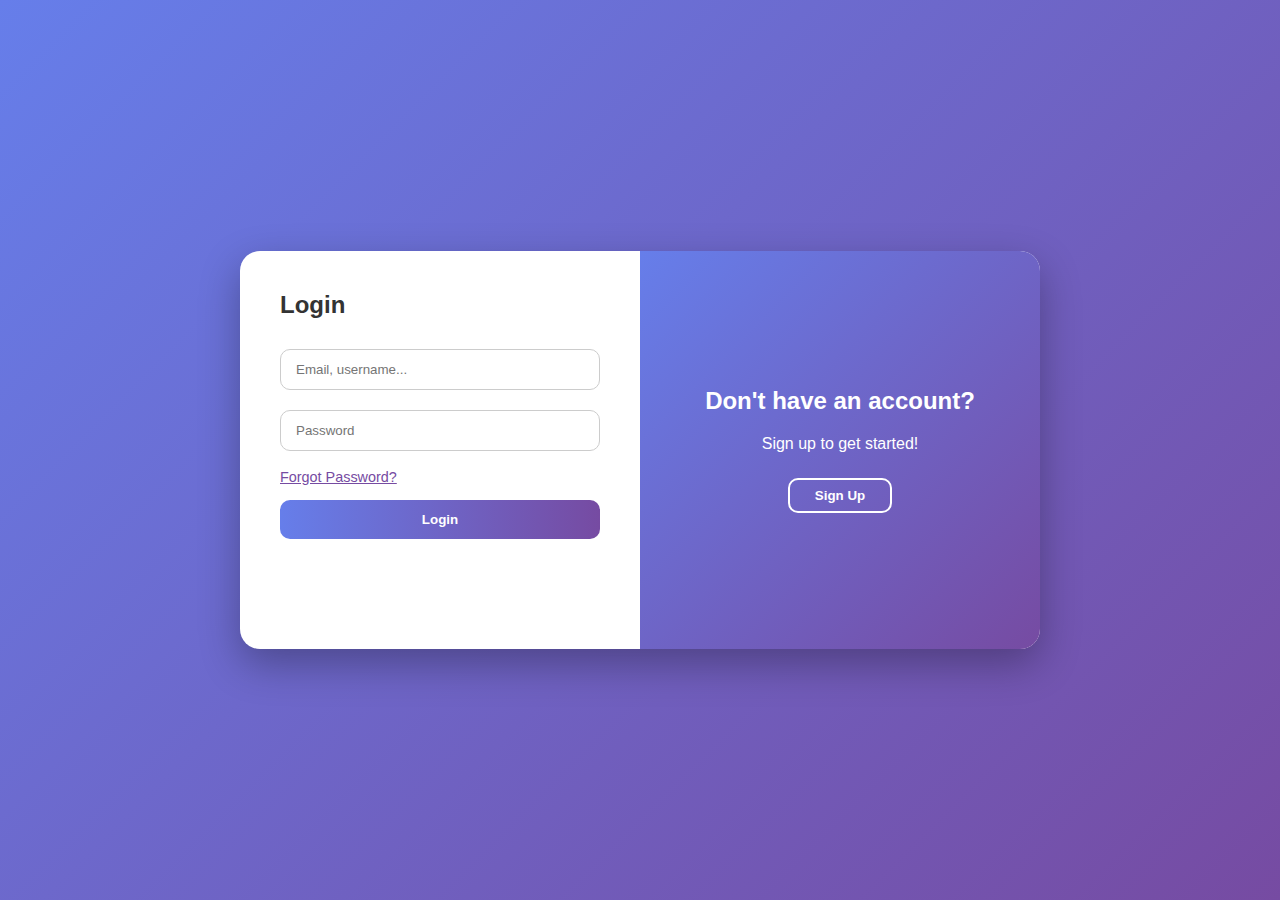
<file: index.html>
<!DOCTYPE html>
<html lang="en">
<head>
    <meta charset="UTF-8">
    <meta name="viewport" content="width=device-width, initial-scale=1.0">
    <title>Login & Sign Up</title>
    <link rel="stylesheet" href="style.css">
</head>
<body>

    <div class="wrapper" id="formWrapper">

        <!-- Login Form -->
        <div class="form-container login">
            <h2>Login</h2>
            <form>
                <input type="email" placeholder="Email, username..." required />
                <input type="password" placeholder="Password" required />
                <div class="forgot-password" tabindex="0">Forgot Password?</div>
                <button type="submit" class="submit-btn">Login</button>
                <div class="social-login">
                    <div class="social-btn google" title="Sign up with Google" role="button" tabindex="0">
                        <svg viewBox="0 0 24 24"></svg>
                    </div>
                    <div class="social-btn facebook" title="Sign up with Facebook" role="button" tabindex="0">
                        <svg viewBox="0 0 24 24"></svg>
                    </div>
                    <div class="social-btn github" title="Sign up with GitHub" role="button" tabindex="0">
                        <svg viewBox="0 0 24 24"></svg>
                    </div>
                    <div class="social-btn x" title="Sign up with Twitter" role="button" tabindex="0">
                        <svg viewBox="0 0 24 24"></svg>
                    </div>
                </div>
            </form>
        </div>

        <!-- Sign Up Form -->
        <div class="form-container signup" style="display: none;">
            <h2>Sign Up</h2>
            <form>
                <input type="text" placeholder="Username" required />
                <input type="email" placeholder="Email" required />
                <input type="password" placeholder="Password" required />
                <input type="password" placeholder="Confirm password" required />
                <label class="accept-terms">
                    <input type="checkbox" required /> I accept the terms & conditions
                </label>
                <button type="submit" class="submit-btn">Sign Up</button>
                <div class="social-login">
                    <div class="social-btn google" title="Sign up with Google" role="button" tabindex="0">
                        <svg viewBox="0 0 24 24"></svg>
                    </div>
                    <div class="social-btn facebook" title="Sign up with Facebook" role="button" tabindex="0">
                        <svg viewBox="0 0 24 24"></svg>
                    </div>
                    <div class="social-btn github" title="Sign up with GitHub" role="button" tabindex="0">
                        <svg viewBox="0 0 24 24"></svg>
                    </div>
                    <div class="social-btn x" title="Sign up with Twitter" role="button" tabindex="0">
                        <svg viewBox="0 0 24 24"></svg>
                    </div>
                </div>
            </form>
        </div>

        <!-- Toggle Container -->
        <div class="toggle-container">
            <h2 id="toggleHeading">Don't have an account?</h2>
            <p id="toggleText">Sign up to get started!</p>
            <button class="switch-btn" id="toggleBtn">Sign Up</button>
        </div>
    </div>

    <script>
        const wrapper = document.getElementById('formWrapper');
        const toggleBtn = document.getElementById('toggleBtn');
        const toggleHeading = document.getElementById('toggleHeading');
        const toggleText = document.getElementById('toggleText');

        const loginForm = document.querySelector('.login');
        const signupForm = document.querySelector('.signup');

        toggleBtn.addEventListener('click', () => {
            if (signupForm.style.display === 'none') {
                signupForm.style.display = 'block';
                loginForm.style.display = 'none';
                toggleHeading.textContent = "Already have an account?";
                toggleText.textContent = "Login to continue!";
                toggleBtn.textContent = "Login";
            } else {
                signupForm.style.display = 'none';
                loginForm.style.display = 'block';
                toggleHeading.textContent = "Don't have an account?";
                toggleText.textContent = "Sign up to get started!";
                toggleBtn.textContent = "Sign Up";
            }
        });
    </script>
</body>
</html>
</file>
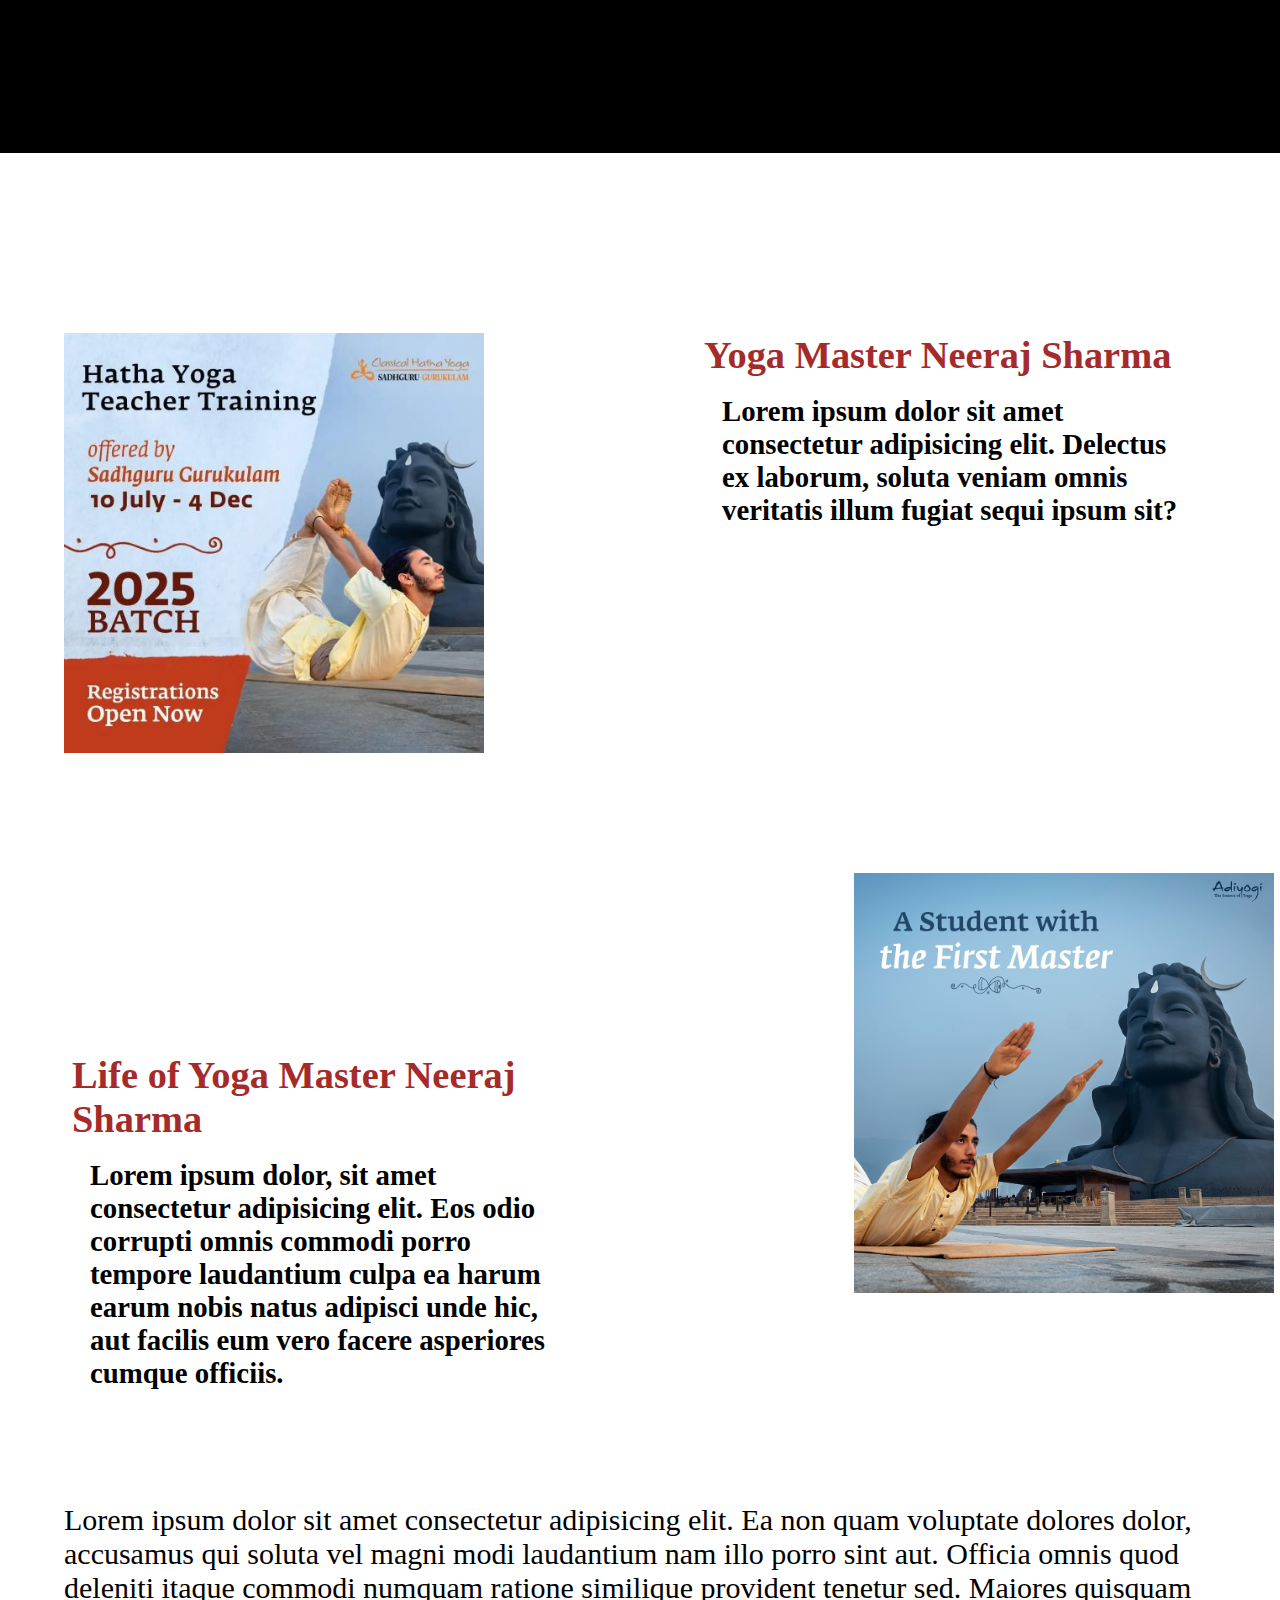
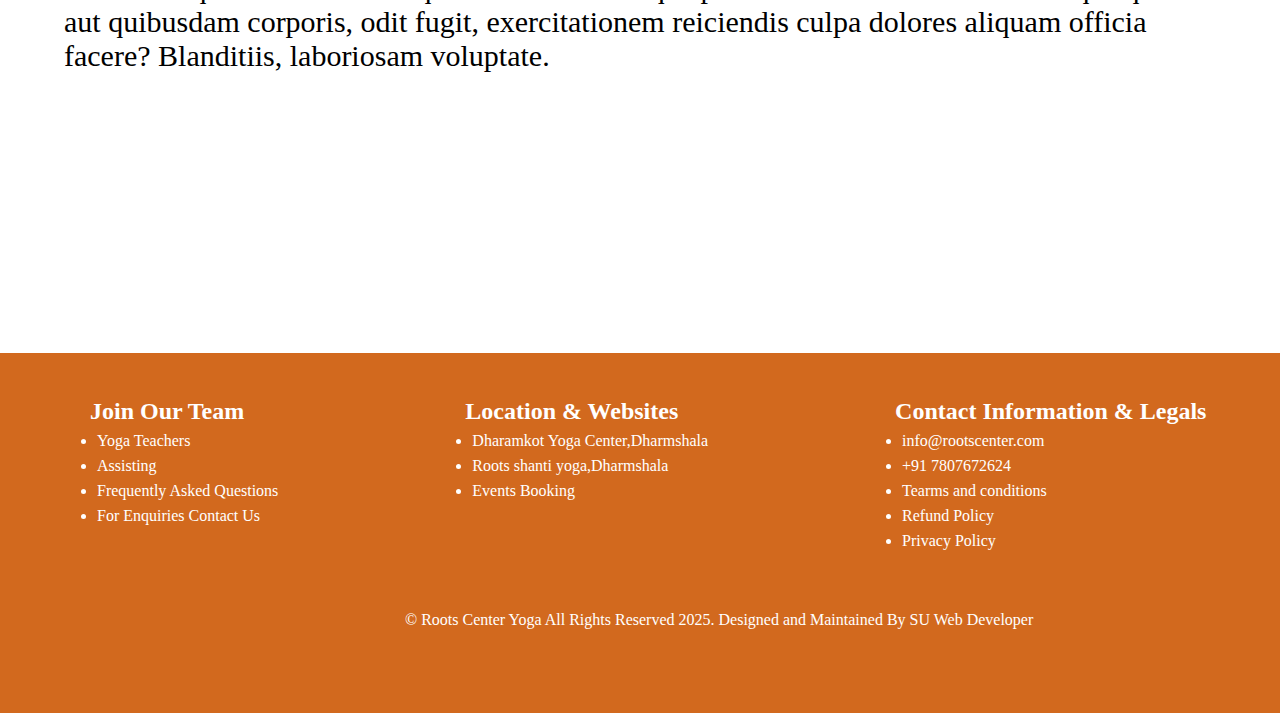
<file: about.html>
<!DOCTYPE html>
<html lang="en">
<head>
    <meta charset="UTF-8">
    <meta name="viewport" content="width=device-width, initial-scale=1.0">
    <title>Document</title>
    <link rel="stylesheet" href="about.css">
</head>
<body>
    <header>

    </header>

    <main>
        <section>
            <div class="container">
                <div class="img">
                    <img src="newyogi.jpg" alt=""  height="420px">
                </div>
                <div class="content">
                    <h1>Yoga Master Neeraj Sharma</h1>
                   <h2> Lorem ipsum dolor sit amet consectetur adipisicing elit. Delectus ex laborum, soluta veniam omnis veritatis illum fugiat sequi ipsum sit?</h2>
                </div>
            </div>
        </section>
        <section>
            <div class="container1">

                <div class="content">
                    <h1>Life of Yoga Master Neeraj Sharma</h1>
                    <h2>Lorem ipsum dolor, sit amet consectetur adipisicing elit. Eos odio corrupti omnis commodi porro tempore laudantium culpa ea harum earum nobis natus adipisci unde hic, aut facilis eum vero facere asperiores cumque officiis.</h2>
                </div>
                <div class="img0">
                    <img src="yoga.2.jpg" alt="" height="420px">
                </div>
            </div>
        </section>
        <section>
            <div class="container0">
                <div class="box">
                    <p>Lorem ipsum dolor sit amet consectetur adipisicing elit. Ea non quam voluptate dolores dolor, accusamus qui soluta vel magni modi laudantium nam illo porro sint aut. Officia omnis quod deleniti itaque commodi numquam ratione similique provident tenetur sed. Maiores quisquam aut quibusdam corporis, odit fugit, exercitationem reiciendis culpa dolores aliquam officia facere? Blanditiis, laboriosam voluptate.</p>
                </div>
            </div>
        </section>
    </main>
    <footer>
        <div class="container3">

            <div class="box3">
                <h2>Join Our Team</h2>
                <ul>
                    <li>Yoga Teachers</li>
                    <li>Assisting</li>
                    <li>Frequently Asked Questions</li>
                    <li>For Enquiries Contact Us</li>
                </ul>
            </div>
            <div class="box4">
                <h2>Location & Websites</h2>
                <ul>
                    <li>Dharamkot Yoga Center,Dharmshala</li>
                    <li>Roots shanti yoga,Dharmshala</li>
                    <li>Events Booking</li>
                </ul>
            </div>
            <div class="box5">
                <h2>Contact Information & Legals</h2>
                <ul>
                    <li>info@rootscenter.com</li>
                    <li>+91 7807672624</li>
                    <li>Tearms and conditions</li>
                    <li>Refund Policy</li>
                    <li>Privacy Policy</li>
                </ul>
            </div>
        </div>

        <p id="para">&copy; Roots Center Yoga All Rights Reserved 2025. Designed and Maintained By SU Web Developer</p>
    </footer>
</body>
</html>
</file>
<file: style.css>
* {
    box-sizing: border-box;
    margin: 0;
    padding: 0;
    font-family: "Segoe UI", sans-serif;
}

body {
    background: linear-gradient(135deg, #667eea, #764ba2);
    height: 100vh;
    display: flex;
    align-items: center;
    justify-content: center;
}

.wrapper {
    background: white;
    border-radius: 20px;
    box-shadow: 0 15px 40px rgba(0, 0, 0, 0.3);
    width: 800px;
    max-width: 100%;
    display: flex;
    overflow: hidden;
    transition: all 0.5s ease;
}

/* LOGIN / SIGNUP CONTAINER */
.form-container {
    width: 50%;
    padding: 40px;
    transition: all 0.3s ease;
}

.form-container h2 {
    margin-bottom: 20px;
    color: #333;
}

.form-container form {
    display: flex;
    flex-direction: column;
}

.form-container input[type="text"],
.form-container input[type="email"],
.form-container input[type="password"] {
    padding: 12px 15px;
    margin: 10px 0;
    border: 1px solid #ccc;
    border-radius: 10px;
    transition: border 0.3s ease;
}

.form-container input:focus {
    border: 2px solid #764ba2;
    outline: none;
}

.form-container button.submit-btn {
    margin-top: 15px;
    padding: 12px;
    border: none;
    background: linear-gradient(to right, #667eea, #764ba2);
    color: white;
    font-weight: bold;
    border-radius: 10px;
    cursor: pointer;
    transition: background 0.3s ease;
}

.form-container button.submit-btn:hover {
    background: linear-gradient(to left, #667eea, #764ba2);
}

.forgot-password {
    color: #764ba2;
    margin-top: 8px;
    font-size: 0.9rem;
    cursor: pointer;
    align-self: flex-start;
    text-decoration: underline;
}

.accept-terms {
    margin: 10px 0 0 0;
    font-size: 0.9rem;
    user-select: none;
}

.accept-terms input[type="checkbox"] {
    margin-right: 8px;
}

/* TOGGLE CONTAINER */
.toggle-container {
    width: 50%;
    background: linear-gradient(to bottom right, #667eea, #764ba2);
    color: white;
    display: flex;
    flex-direction: column;
    justify-content: center;
    align-items: center;
    padding: 40px;
    text-align: center;
}

.toggle-container h2 {
    margin-bottom: 20px;
}

.toggle-container p {
    margin-bottom: 20px;
}

.toggle-container button.switch-btn {
    padding: 8px 25px;
    background-color: transparent;
    border: 2px solid white;
    color: white;
    border-radius: 10px;
    font-weight: bold;
    cursor: pointer;
    transition: background 0.3s ease;
    margin-top: 5px;
}

.toggle-container button.switch-btn:hover {
    background-color: rgba(255, 255, 255, 0.2);
}

/* SOCIAL LOGIN */
.social-login {
    display: flex;
    justify-content: center;
    margin-top: 25px;
    gap: 15px;
}

.social-btn {
    width: 45px;
    height: 45px;
    border-radius: 10px;
    background: white;
    display: flex;
    justify-content: center;
    align-items: center;
    cursor: pointer;
    transition: background-color 0.3s ease;
}

.social-btn svg {
    width: 24px;
    height: 24px;
    transition: fill 0.3s ease;
}

/* Google */
.social-btn.google svg {
    fill: red;
}
.social-btn.google:hover {
    background-color: red;
}
.social-btn.google:hover svg {
    fill: white;
}

/* Facebook */
.social-btn.facebook svg {
    fill: blue;
}
.social-btn.facebook:hover {
    background-color: blue;
}
.social-btn.facebook:hover svg {
    fill: white;
}

/* GitHub */
.social-btn.github svg {
    fill: brown;
}
.social-btn.github:hover {
    background-color: brown;
}
.social-btn.github:hover svg {
    fill: white;
}

/* Twitter (X) */
.social-btn.x svg {
    fill: #000000;
}
.social-btn.x:hover {
    background-color: #000000;
}
.social-btn.x:hover svg {
    fill: white;
}

/* RESPONSIVE */
@media screen and (max-width: 768px) {
    .wrapper {
        flex-direction: column;
    }
    .form-container,
    .toggle-container {
        width: 100%;
    }
    .toggle-container {
        padding: 20px;
    }
}
</file>
<file: about.css>
*{
    margin: 0;
    padding: 0;
}

header{
    height: 17vh;
    background-color: black;
}

.container{
    height:80vh;
    width:100%;
    display: flex;
    justify-content: space-around;

}
.img{
    height: 50vh;
    width: 40vw;
    object-fit: cover;
    overflow: hidden;
    background-position: center;
    margin-top: 20vh;
    /* border-radius: 20px; */
}
.content{
    height: 40vh;
    width: 40vw;
    margin-top: 20vh;
    font-size: larger;
    margin-bottom: 10vh;
}
.content h1{
    color: brown;
}
.content h2{
    padding: 2vh;
}
.container1{
    display: flex;
    margin-left: 8vh;
}
.img0{
    margin-left: 30vh;
}
.container0{
    height: 50vh;
    width: 100%;
    display: flex;
    /* align-items: center; */
    justify-content: center;
}
.box{
    height: 90%;
    width: 90%;
    font-size: 30px;
    
    
}
footer{
    height: 40vh;
    background-color: chocolate;
    color: white;
}
.box3{
    margin-left: 10vh;
    margin-top: 5vh;
    
    
}
.box3 ul li{
    margin: 7px;
}

.box4{
    margin-left: 20vh;
    margin-top: 5vh;
}

.box4 ul li{
    margin: 7px;
}

.box5{
    margin-left: 20vh;
    margin-top: 5vh;
}
.box5 ul li{
    margin: 7px;
}


.container3{
    display: flex;
    
}
#para{
  margin-left: 45vh;
  margin-top: 6vh;
}
</file>
